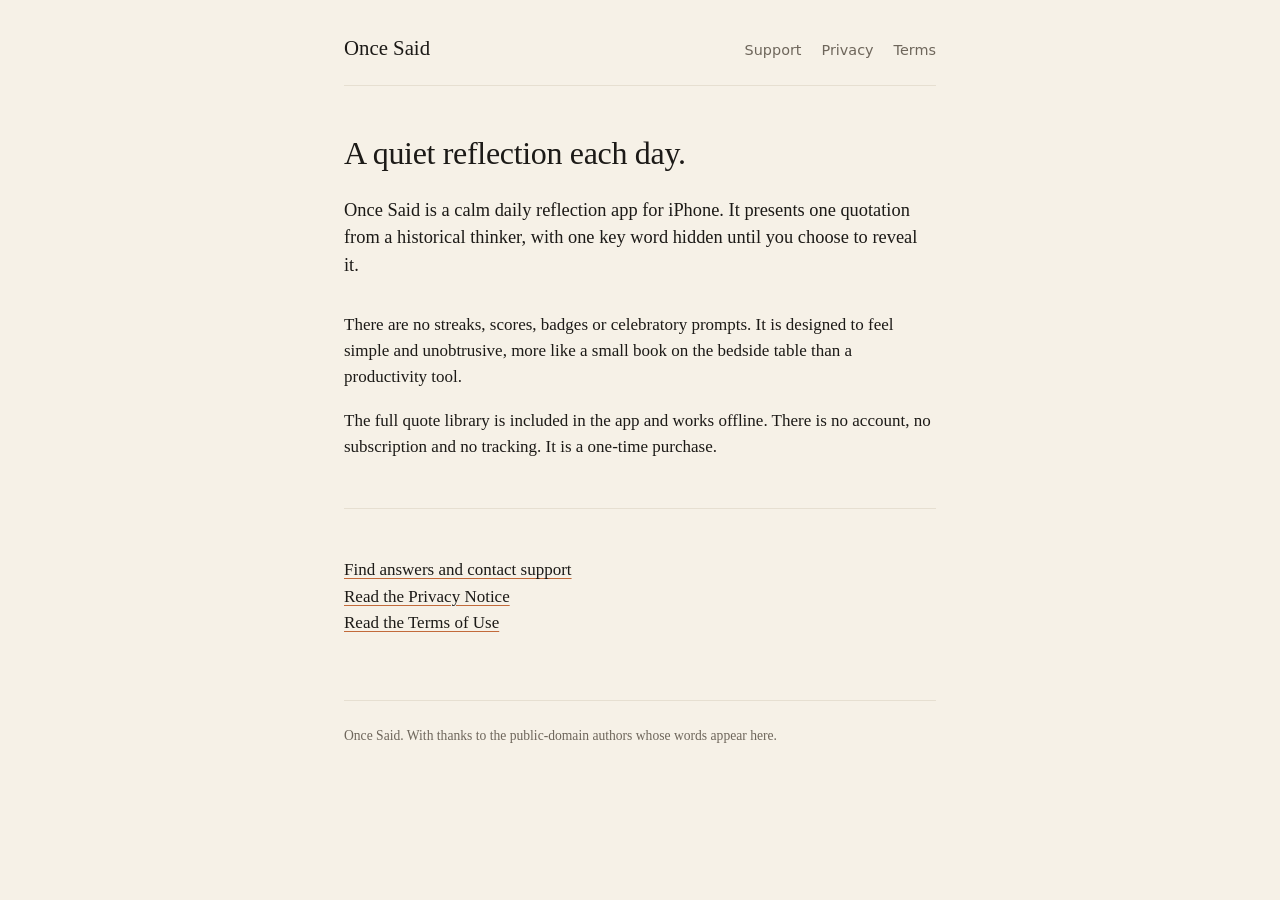
<file: index.html>
<!DOCTYPE html>
<html lang="en-GB">
<head>
<meta charset="UTF-8">
<meta name="viewport" content="width=device-width, initial-scale=1">
<title>Once Said</title>
<meta name="description" content="Once Said is a calm daily reflection app for iPhone. One quotation from a historical thinker, with one key word hidden until you choose to reveal it.">
<meta name="theme-color" content="#F6F1E7">
<link rel="stylesheet" href="styles.css">
</head>
<body>
<div class="container">

<nav>
<a href="index.html" class="brand">Once Said</a>
<a href="support.html">Support</a>
<a href="privacy.html">Privacy</a>
<a href="terms.html">Terms</a>
</nav>

<h1>A quiet reflection each day.</h1>

<p class="lead">Once Said is a calm daily reflection app for iPhone. It presents one quotation from a historical thinker, with one key word hidden until you choose to reveal it.</p>

<p>There are no streaks, scores, badges or celebratory prompts. It is designed to feel simple and unobtrusive, more like a small book on the bedside table than a productivity tool.</p>

<p>The full quote library is included in the app and works offline. There is no account, no subscription and no tracking. It is a one-time purchase.</p>

<hr>

<p><a href="support.html">Find answers and contact support</a><br>
<a href="privacy.html">Read the Privacy Notice</a><br>
<a href="terms.html">Read the Terms of Use</a></p>

<footer>
<p>Once Said. With thanks to the public-domain authors whose words appear here.</p>
</footer>

</div>
</body>
</html>
</content>
</invoke>
</file>
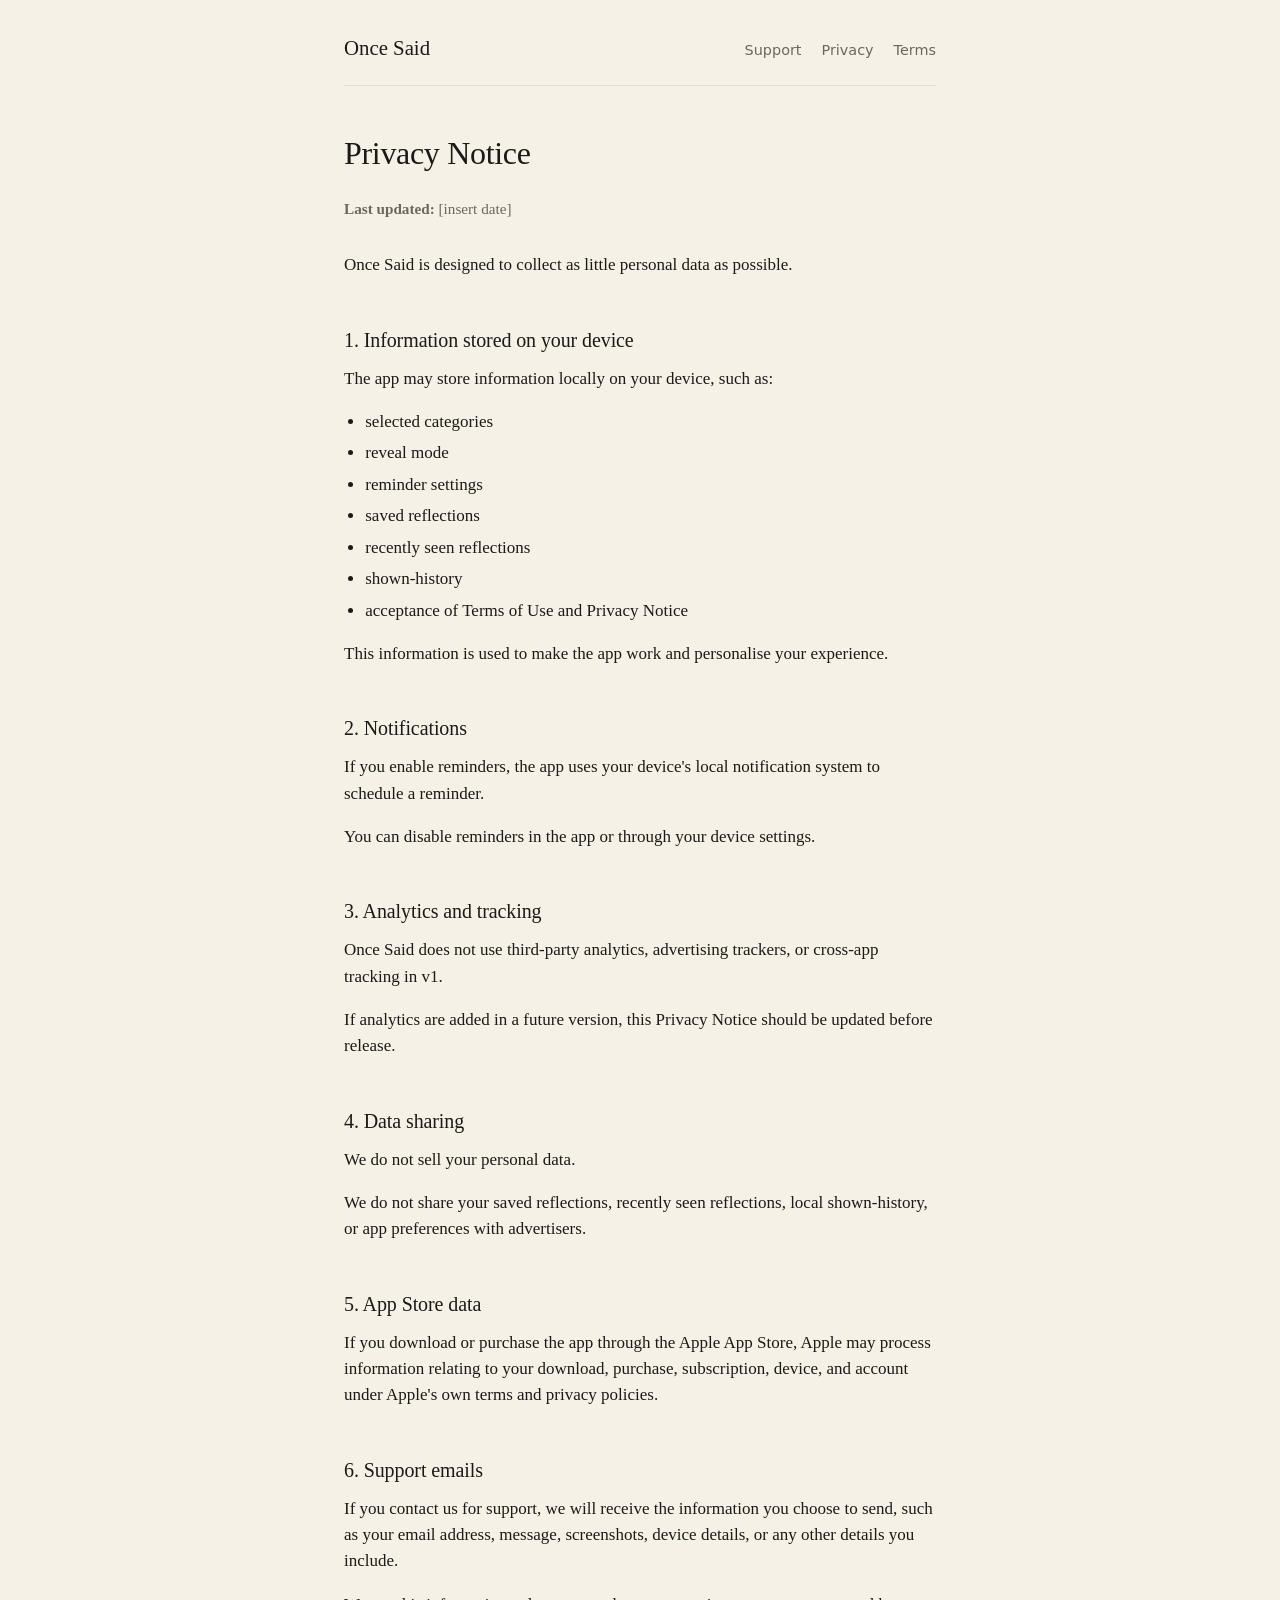
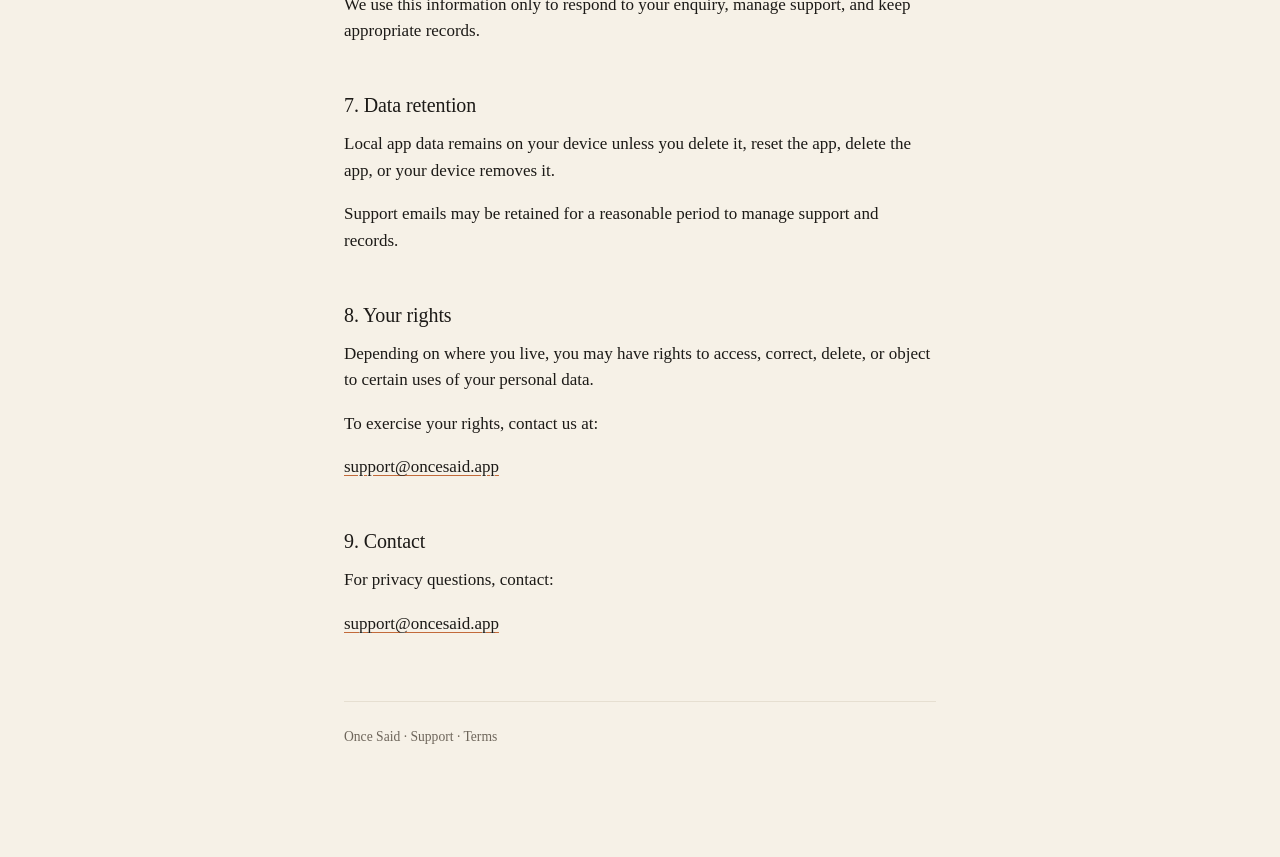
<file: privacy.html>
<!DOCTYPE html>
<html lang="en-GB">
<head>
<meta charset="UTF-8">
<meta name="viewport" content="width=device-width, initial-scale=1">
<title>Privacy Notice &middot; Once Said</title>
<meta name="description" content="Privacy Notice for the Once Said iPhone app.">
<meta name="theme-color" content="#F6F1E7">
<link rel="stylesheet" href="styles.css">
</head>
<body>
<div class="container">

<nav>
<a href="index.html" class="brand">Once Said</a>
<a href="support.html">Support</a>
<a href="privacy.html">Privacy</a>
<a href="terms.html">Terms</a>
</nav>

<h1>Privacy Notice</h1>

<p class="meta"><strong>Last updated:</strong> [insert date]</p>

<p>Once Said is designed to collect as little personal data as possible.</p>

<h2>1. Information stored on your device</h2>

<p>The app may store information locally on your device, such as:</p>

<ul>
<li>selected categories</li>
<li>reveal mode</li>
<li>reminder settings</li>
<li>saved reflections</li>
<li>recently seen reflections</li>
<li>shown-history</li>
<li>acceptance of Terms of Use and Privacy Notice</li>
</ul>

<p>This information is used to make the app work and personalise your experience.</p>

<h2>2. Notifications</h2>

<p>If you enable reminders, the app uses your device's local notification system to schedule a reminder.</p>

<p>You can disable reminders in the app or through your device settings.</p>

<h2>3. Analytics and tracking</h2>

<p>Once Said does not use third-party analytics, advertising trackers, or cross-app tracking in v1.</p>

<p>If analytics are added in a future version, this Privacy Notice should be updated before release.</p>

<h2>4. Data sharing</h2>

<p>We do not sell your personal data.</p>

<p>We do not share your saved reflections, recently seen reflections, local shown-history, or app preferences with advertisers.</p>

<h2>5. App Store data</h2>

<p>If you download or purchase the app through the Apple App Store, Apple may process information relating to your download, purchase, subscription, device, and account under Apple's own terms and privacy policies.</p>

<h2>6. Support emails</h2>

<p>If you contact us for support, we will receive the information you choose to send, such as your email address, message, screenshots, device details, or any other details you include.</p>

<p>We use this information only to respond to your enquiry, manage support, and keep appropriate records.</p>

<h2>7. Data retention</h2>

<p>Local app data remains on your device unless you delete it, reset the app, delete the app, or your device removes it.</p>

<p>Support emails may be retained for a reasonable period to manage support and records.</p>

<h2>8. Your rights</h2>

<p>Depending on where you live, you may have rights to access, correct, delete, or object to certain uses of your personal data.</p>

<p>To exercise your rights, contact us at:</p>

<p><a href="mailto:support@oncesaid.app">support@oncesaid.app</a></p>

<h2>9. Contact</h2>

<p>For privacy questions, contact:</p>

<p><a href="mailto:support@oncesaid.app">support@oncesaid.app</a></p>

<footer>
<p><a href="index.html">Once Said</a> &middot; <a href="support.html">Support</a> &middot; <a href="terms.html">Terms</a></p>
</footer>

</div>
</body>
</html>
</content>
</invoke>
</file>
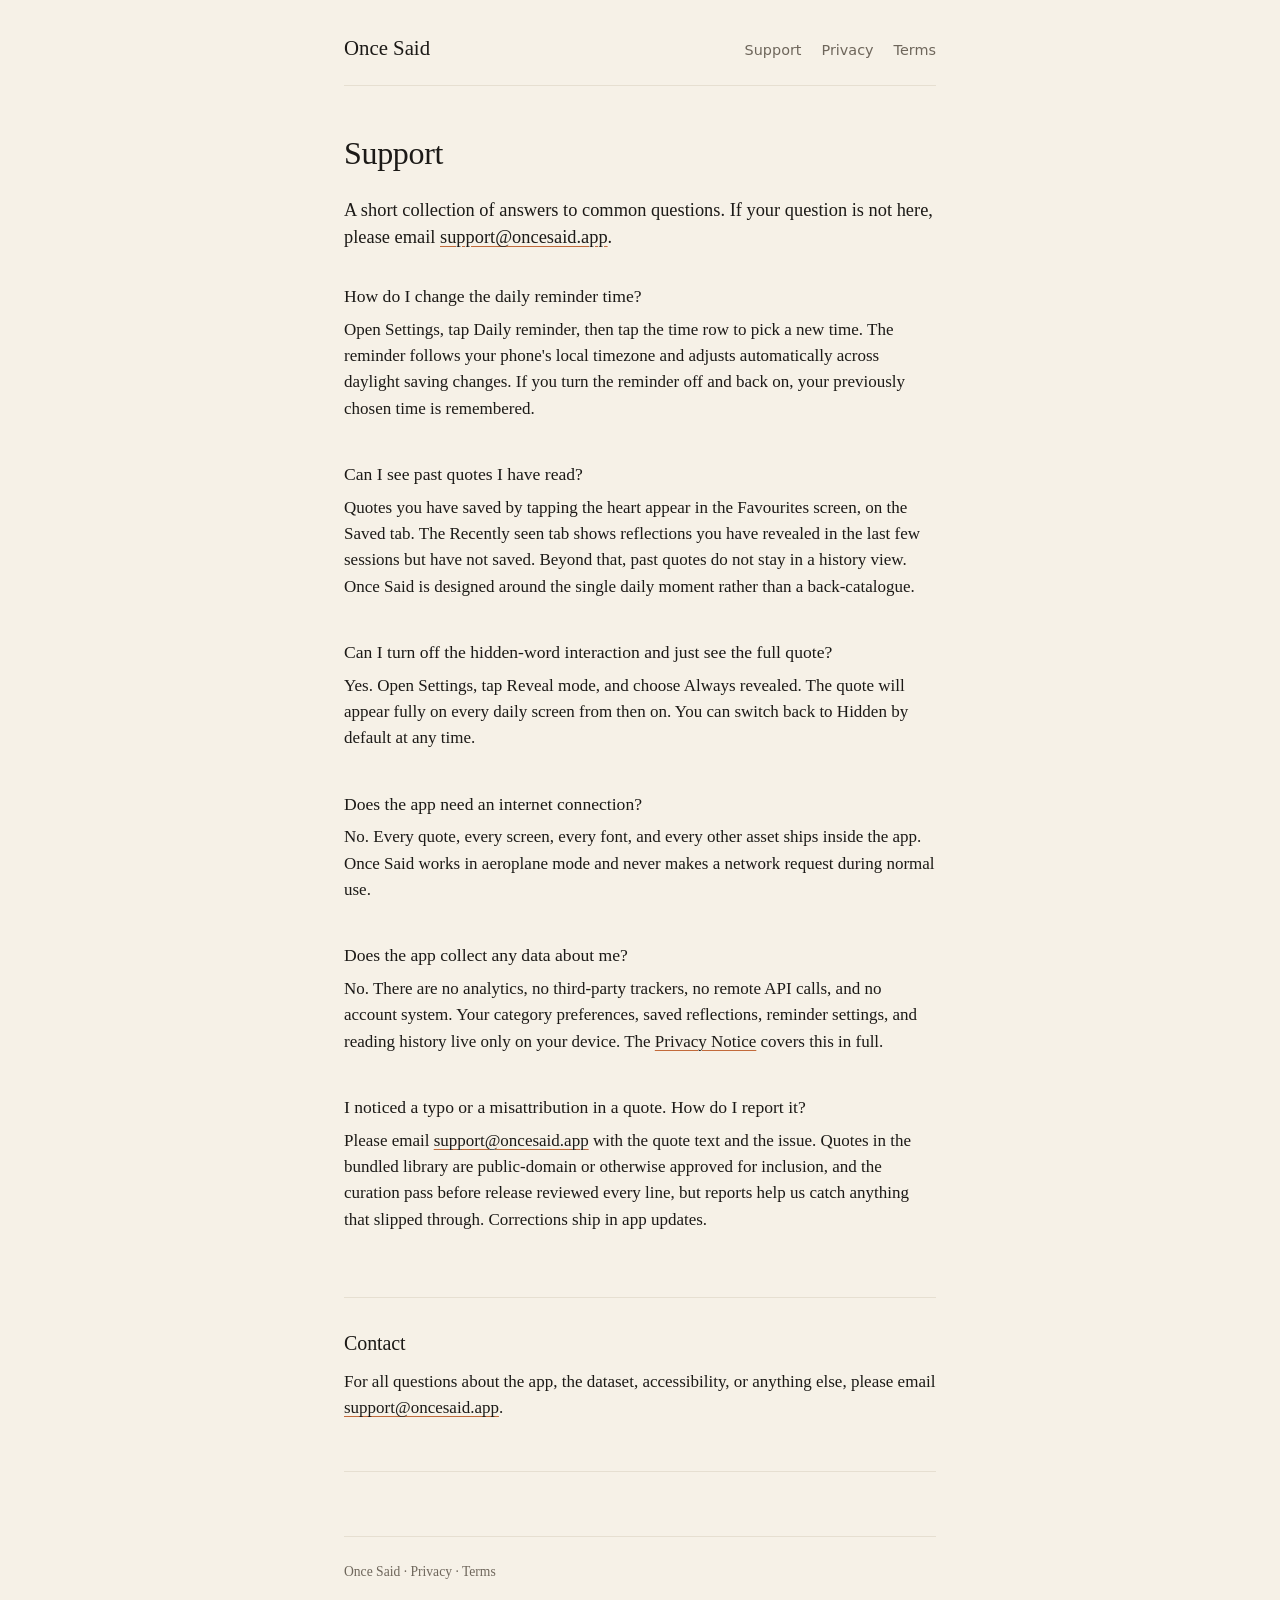
<file: support.html>
<!DOCTYPE html>
<html lang="en-GB">
<head>
<meta charset="UTF-8">
<meta name="viewport" content="width=device-width, initial-scale=1">
<title>Support &middot; Once Said</title>
<meta name="description" content="Support and frequently asked questions for the Once Said iPhone app.">
<meta name="theme-color" content="#F6F1E7">
<link rel="stylesheet" href="styles.css">
</head>
<body>
<div class="container">

<nav>
<a href="index.html" class="brand">Once Said</a>
<a href="support.html">Support</a>
<a href="privacy.html">Privacy</a>
<a href="terms.html">Terms</a>
</nav>

<h1>Support</h1>

<p class="lead">A short collection of answers to common questions. If your question is not here, please email <a href="mailto:support@oncesaid.app">support@oncesaid.app</a>.</p>

<div class="faq">

<div class="faq-item">
<h3>How do I change the daily reminder time?</h3>
<p>Open Settings, tap Daily reminder, then tap the time row to pick a new time. The reminder follows your phone's local timezone and adjusts automatically across daylight saving changes. If you turn the reminder off and back on, your previously chosen time is remembered.</p>
</div>

<div class="faq-item">
<h3>Can I see past quotes I have read?</h3>
<p>Quotes you have saved by tapping the heart appear in the Favourites screen, on the Saved tab. The Recently seen tab shows reflections you have revealed in the last few sessions but have not saved. Beyond that, past quotes do not stay in a history view. Once Said is designed around the single daily moment rather than a back-catalogue.</p>
</div>

<div class="faq-item">
<h3>Can I turn off the hidden-word interaction and just see the full quote?</h3>
<p>Yes. Open Settings, tap Reveal mode, and choose Always revealed. The quote will appear fully on every daily screen from then on. You can switch back to Hidden by default at any time.</p>
</div>

<div class="faq-item">
<h3>Does the app need an internet connection?</h3>
<p>No. Every quote, every screen, every font, and every other asset ships inside the app. Once Said works in aeroplane mode and never makes a network request during normal use.</p>
</div>

<div class="faq-item">
<h3>Does the app collect any data about me?</h3>
<p>No. There are no analytics, no third-party trackers, no remote API calls, and no account system. Your category preferences, saved reflections, reminder settings, and reading history live only on your device. The <a href="privacy.html">Privacy Notice</a> covers this in full.</p>
</div>

<div class="faq-item">
<h3>I noticed a typo or a misattribution in a quote. How do I report it?</h3>
<p>Please email <a href="mailto:support@oncesaid.app">support@oncesaid.app</a> with the quote text and the issue. Quotes in the bundled library are public-domain or otherwise approved for inclusion, and the curation pass before release reviewed every line, but reports help us catch anything that slipped through. Corrections ship in app updates.</p>
</div>

</div>

<div class="contact-block">
<h2>Contact</h2>
<p>For all questions about the app, the dataset, accessibility, or anything else, please email <a href="mailto:support@oncesaid.app">support@oncesaid.app</a>.</p>
</div>

<footer>
<p><a href="index.html">Once Said</a> &middot; <a href="privacy.html">Privacy</a> &middot; <a href="terms.html">Terms</a></p>
</footer>

</div>
</body>
</html>
</content>
</invoke>
</file>
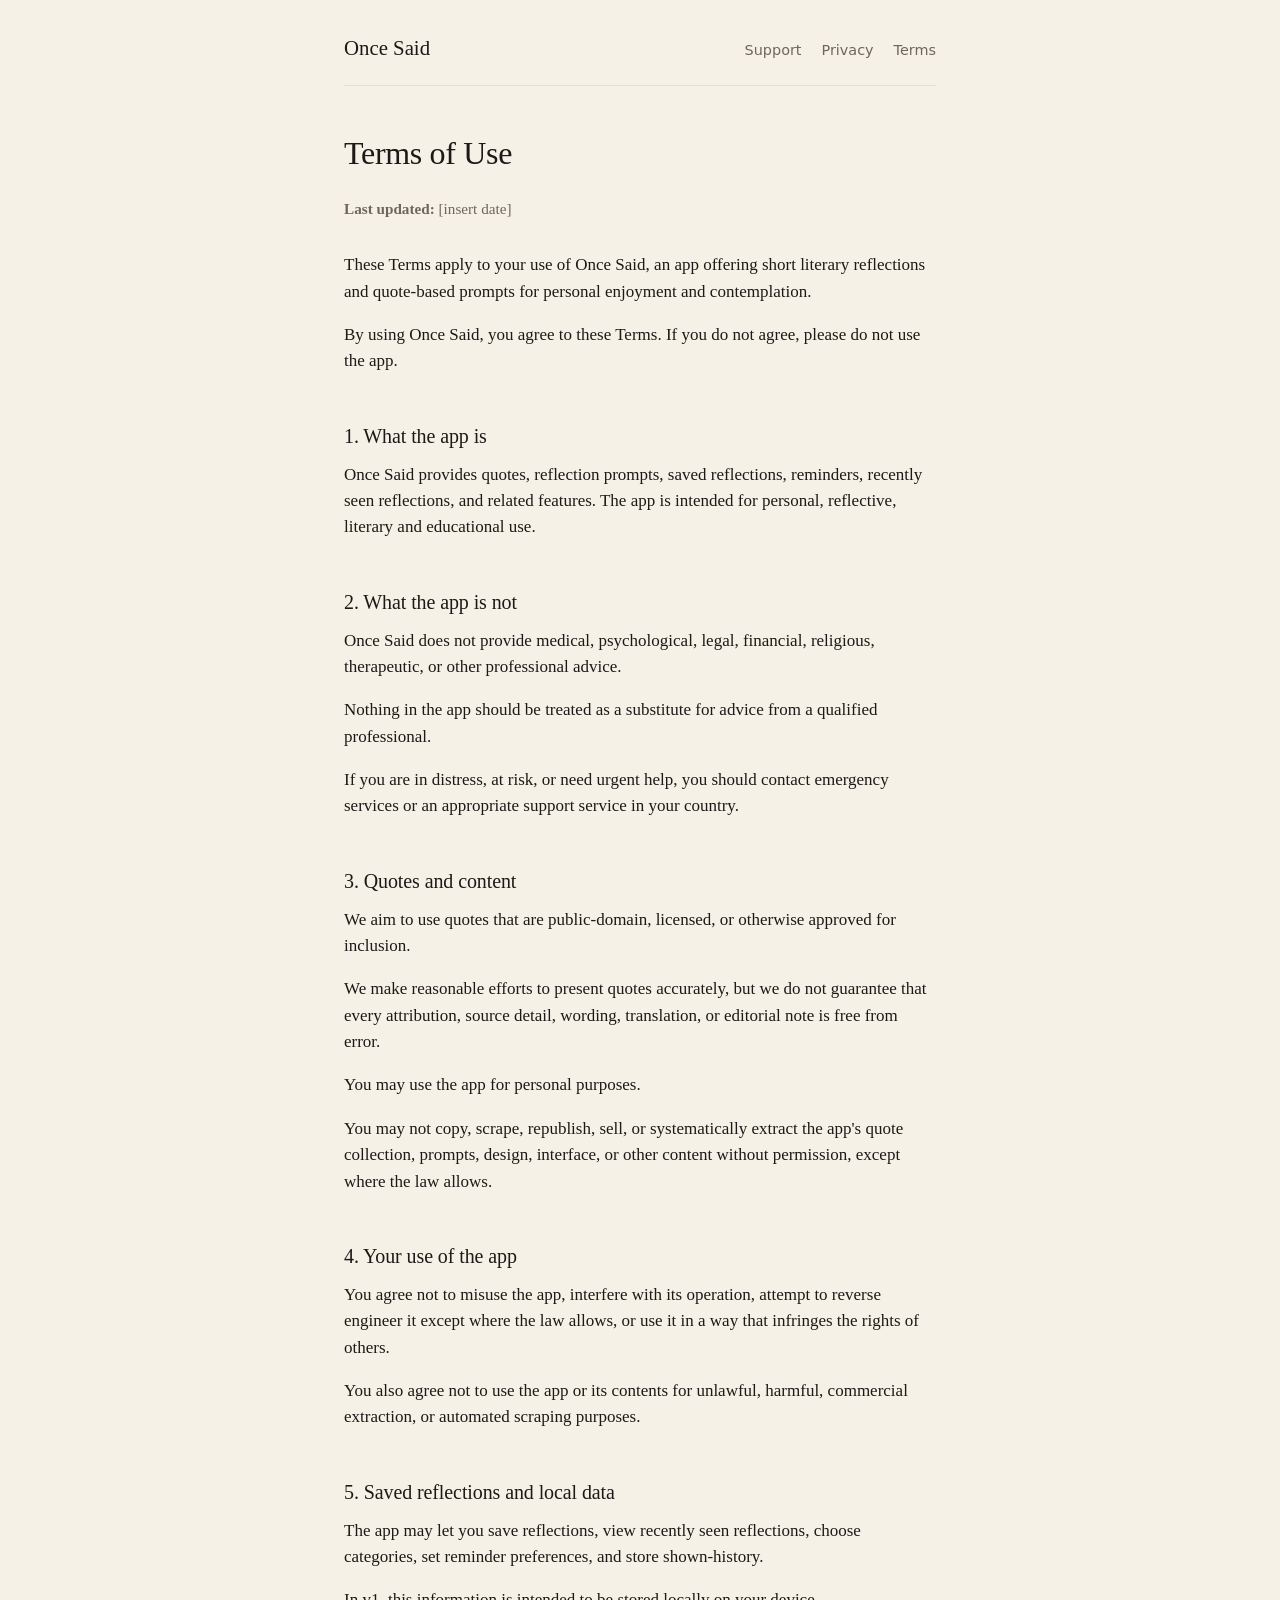
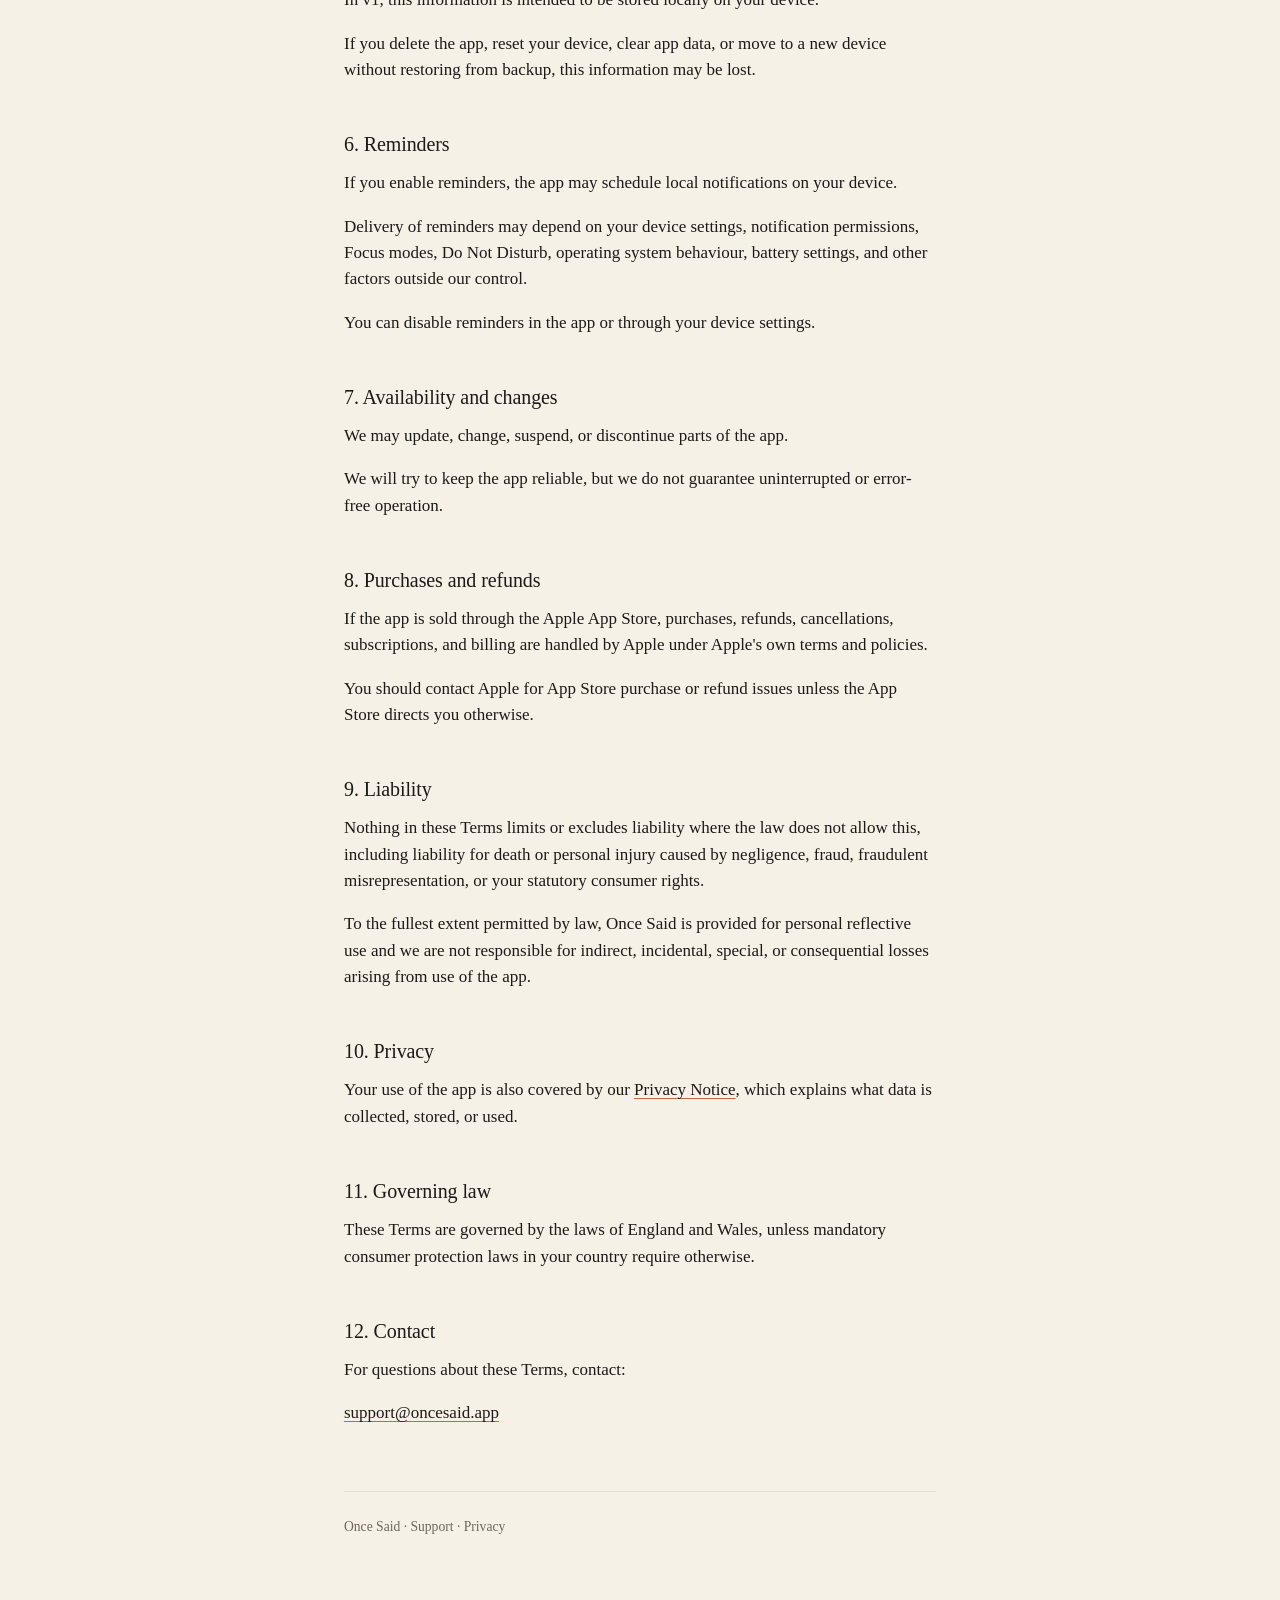
<file: terms.html>
<!DOCTYPE html>
<html lang="en-GB">
<head>
<meta charset="UTF-8">
<meta name="viewport" content="width=device-width, initial-scale=1">
<title>Terms of Use &middot; Once Said</title>
<meta name="description" content="Terms of Use for the Once Said iPhone app.">
<meta name="theme-color" content="#F6F1E7">
<link rel="stylesheet" href="styles.css">
</head>
<body>
<div class="container">

<nav>
<a href="index.html" class="brand">Once Said</a>
<a href="support.html">Support</a>
<a href="privacy.html">Privacy</a>
<a href="terms.html">Terms</a>
</nav>

<h1>Terms of Use</h1>

<p class="meta"><strong>Last updated:</strong> [insert date]</p>

<p>These Terms apply to your use of Once Said, an app offering short literary reflections and quote-based prompts for personal enjoyment and contemplation.</p>

<p>By using Once Said, you agree to these Terms. If you do not agree, please do not use the app.</p>

<h2>1. What the app is</h2>

<p>Once Said provides quotes, reflection prompts, saved reflections, reminders, recently seen reflections, and related features. The app is intended for personal, reflective, literary and educational use.</p>

<h2>2. What the app is not</h2>

<p>Once Said does not provide medical, psychological, legal, financial, religious, therapeutic, or other professional advice.</p>

<p>Nothing in the app should be treated as a substitute for advice from a qualified professional.</p>

<p>If you are in distress, at risk, or need urgent help, you should contact emergency services or an appropriate support service in your country.</p>

<h2>3. Quotes and content</h2>

<p>We aim to use quotes that are public-domain, licensed, or otherwise approved for inclusion.</p>

<p>We make reasonable efforts to present quotes accurately, but we do not guarantee that every attribution, source detail, wording, translation, or editorial note is free from error.</p>

<p>You may use the app for personal purposes.</p>

<p>You may not copy, scrape, republish, sell, or systematically extract the app's quote collection, prompts, design, interface, or other content without permission, except where the law allows.</p>

<h2>4. Your use of the app</h2>

<p>You agree not to misuse the app, interfere with its operation, attempt to reverse engineer it except where the law allows, or use it in a way that infringes the rights of others.</p>

<p>You also agree not to use the app or its contents for unlawful, harmful, commercial extraction, or automated scraping purposes.</p>

<h2>5. Saved reflections and local data</h2>

<p>The app may let you save reflections, view recently seen reflections, choose categories, set reminder preferences, and store shown-history.</p>

<p>In v1, this information is intended to be stored locally on your device.</p>

<p>If you delete the app, reset your device, clear app data, or move to a new device without restoring from backup, this information may be lost.</p>

<h2>6. Reminders</h2>

<p>If you enable reminders, the app may schedule local notifications on your device.</p>

<p>Delivery of reminders may depend on your device settings, notification permissions, Focus modes, Do Not Disturb, operating system behaviour, battery settings, and other factors outside our control.</p>

<p>You can disable reminders in the app or through your device settings.</p>

<h2>7. Availability and changes</h2>

<p>We may update, change, suspend, or discontinue parts of the app.</p>

<p>We will try to keep the app reliable, but we do not guarantee uninterrupted or error-free operation.</p>

<h2>8. Purchases and refunds</h2>

<p>If the app is sold through the Apple App Store, purchases, refunds, cancellations, subscriptions, and billing are handled by Apple under Apple's own terms and policies.</p>

<p>You should contact Apple for App Store purchase or refund issues unless the App Store directs you otherwise.</p>

<h2>9. Liability</h2>

<p>Nothing in these Terms limits or excludes liability where the law does not allow this, including liability for death or personal injury caused by negligence, fraud, fraudulent misrepresentation, or your statutory consumer rights.</p>

<p>To the fullest extent permitted by law, Once Said is provided for personal reflective use and we are not responsible for indirect, incidental, special, or consequential losses arising from use of the app.</p>

<h2>10. Privacy</h2>

<p>Your use of the app is also covered by our <a href="privacy.html">Privacy Notice</a>, which explains what data is collected, stored, or used.</p>

<h2>11. Governing law</h2>

<p>These Terms are governed by the laws of England and Wales, unless mandatory consumer protection laws in your country require otherwise.</p>

<h2>12. Contact</h2>

<p>For questions about these Terms, contact:</p>

<p><a href="mailto:support@oncesaid.app">support@oncesaid.app</a></p>

<footer>
<p><a href="index.html">Once Said</a> &middot; <a href="support.html">Support</a> &middot; <a href="privacy.html">Privacy</a></p>
</footer>

</div>
</body>
</html>
</content>
</invoke>
</file>
<file: styles.css>
:root {
  --paper: #F6F1E7;
  --ink: #1C1A17;
  --ink-secondary: #6E665B;
  --hairline: #E6DFD1;
  --accent: #C26A3A;
}

@media (prefers-color-scheme: dark) {
  :root {
    --paper: #161412;
    --ink: #EDE8DD;
    --ink-secondary: #9A9085;
    --hairline: #2A2520;
    --accent: #D07A4A;
  }
}

* {
  box-sizing: border-box;
}

html {
  -webkit-text-size-adjust: 100%;
}

body {
  margin: 0;
  padding: 0;
  background: var(--paper);
  color: var(--ink);
  font-family: 'Newsreader', 'Source Serif Pro', 'Charter', 'Iowan Old Style', Georgia, serif;
  font-weight: 400;
  font-size: 17px;
  line-height: 1.55;
  -webkit-font-smoothing: antialiased;
  -moz-osx-font-smoothing: grayscale;
}

.container {
  max-width: 640px;
  margin: 0 auto;
  padding: 32px 24px 96px;
}

nav {
  display: flex;
  flex-wrap: wrap;
  align-items: baseline;
  gap: 20px;
  margin-bottom: 48px;
  padding-bottom: 20px;
  border-bottom: 0.5px solid var(--hairline);
  font-family: -apple-system, BlinkMacSystemFont, 'Inter', system-ui, sans-serif;
  font-size: 0.9rem;
}

nav .brand {
  font-family: 'Newsreader', 'Source Serif Pro', 'Charter', Georgia, serif;
  font-size: 1.3rem;
  color: var(--ink);
  font-weight: 400;
  text-decoration: none;
  margin-right: auto;
}

nav a:not(.brand) {
  text-decoration: none;
  color: var(--ink-secondary);
  padding: 4px 0;
}

nav a:not(.brand):hover {
  color: var(--ink);
  text-decoration: underline;
  text-decoration-color: var(--accent);
  text-underline-offset: 4px;
}

h1 {
  font-size: 2rem;
  font-weight: 400;
  letter-spacing: -0.01em;
  margin: 0 0 24px;
  line-height: 1.2;
}

h2 {
  font-size: 1.25rem;
  font-weight: 500;
  margin: 48px 0 12px;
  line-height: 1.35;
  letter-spacing: -0.005em;
}

p {
  margin: 0 0 1em;
}

a {
  color: var(--ink);
  text-decoration: underline;
  text-decoration-color: var(--accent);
  text-decoration-thickness: 1px;
  text-underline-offset: 3px;
}

a:hover {
  text-decoration-thickness: 1.5px;
}

ul {
  padding-left: 1.25em;
  margin: 0 0 1em;
}

li {
  margin-bottom: 0.3em;
}

hr {
  border: none;
  border-top: 0.5px solid var(--hairline);
  margin: 48px 0;
}

.lead {
  font-size: 1.15rem;
  line-height: 1.5;
  margin-bottom: 32px;
  color: var(--ink);
}

.meta {
  color: var(--ink-secondary);
  font-size: 0.95rem;
  margin-bottom: 32px;
}

.faq {
  margin-top: 32px;
}

.faq-item {
  margin-bottom: 40px;
}

.faq-item h3 {
  font-size: 1.1rem;
  font-weight: 500;
  margin: 0 0 8px;
  line-height: 1.4;
}

.faq-item p {
  margin: 0;
}

.contact-block {
  margin-top: 64px;
  padding: 32px 0;
  border-top: 0.5px solid var(--hairline);
  border-bottom: 0.5px solid var(--hairline);
}

.contact-block h2 {
  margin-top: 0;
}

footer {
  margin-top: 64px;
  padding-top: 24px;
  border-top: 0.5px solid var(--hairline);
  color: var(--ink-secondary);
  font-size: 0.85rem;
}

footer a {
  color: var(--ink-secondary);
  text-decoration: none;
}

footer a:hover {
  color: var(--ink);
  text-decoration: underline;
  text-decoration-color: var(--accent);
}

@media (max-width: 480px) {
  .container {
    padding: 24px 20px 80px;
  }

  h1 {
    font-size: 1.65rem;
  }

  h2 {
    font-size: 1.15rem;
    margin: 40px 0 10px;
  }

  nav {
    margin-bottom: 32px;
  }

  nav .brand {
    font-size: 1.2rem;
  }
}
</content>
</invoke>
</file>
